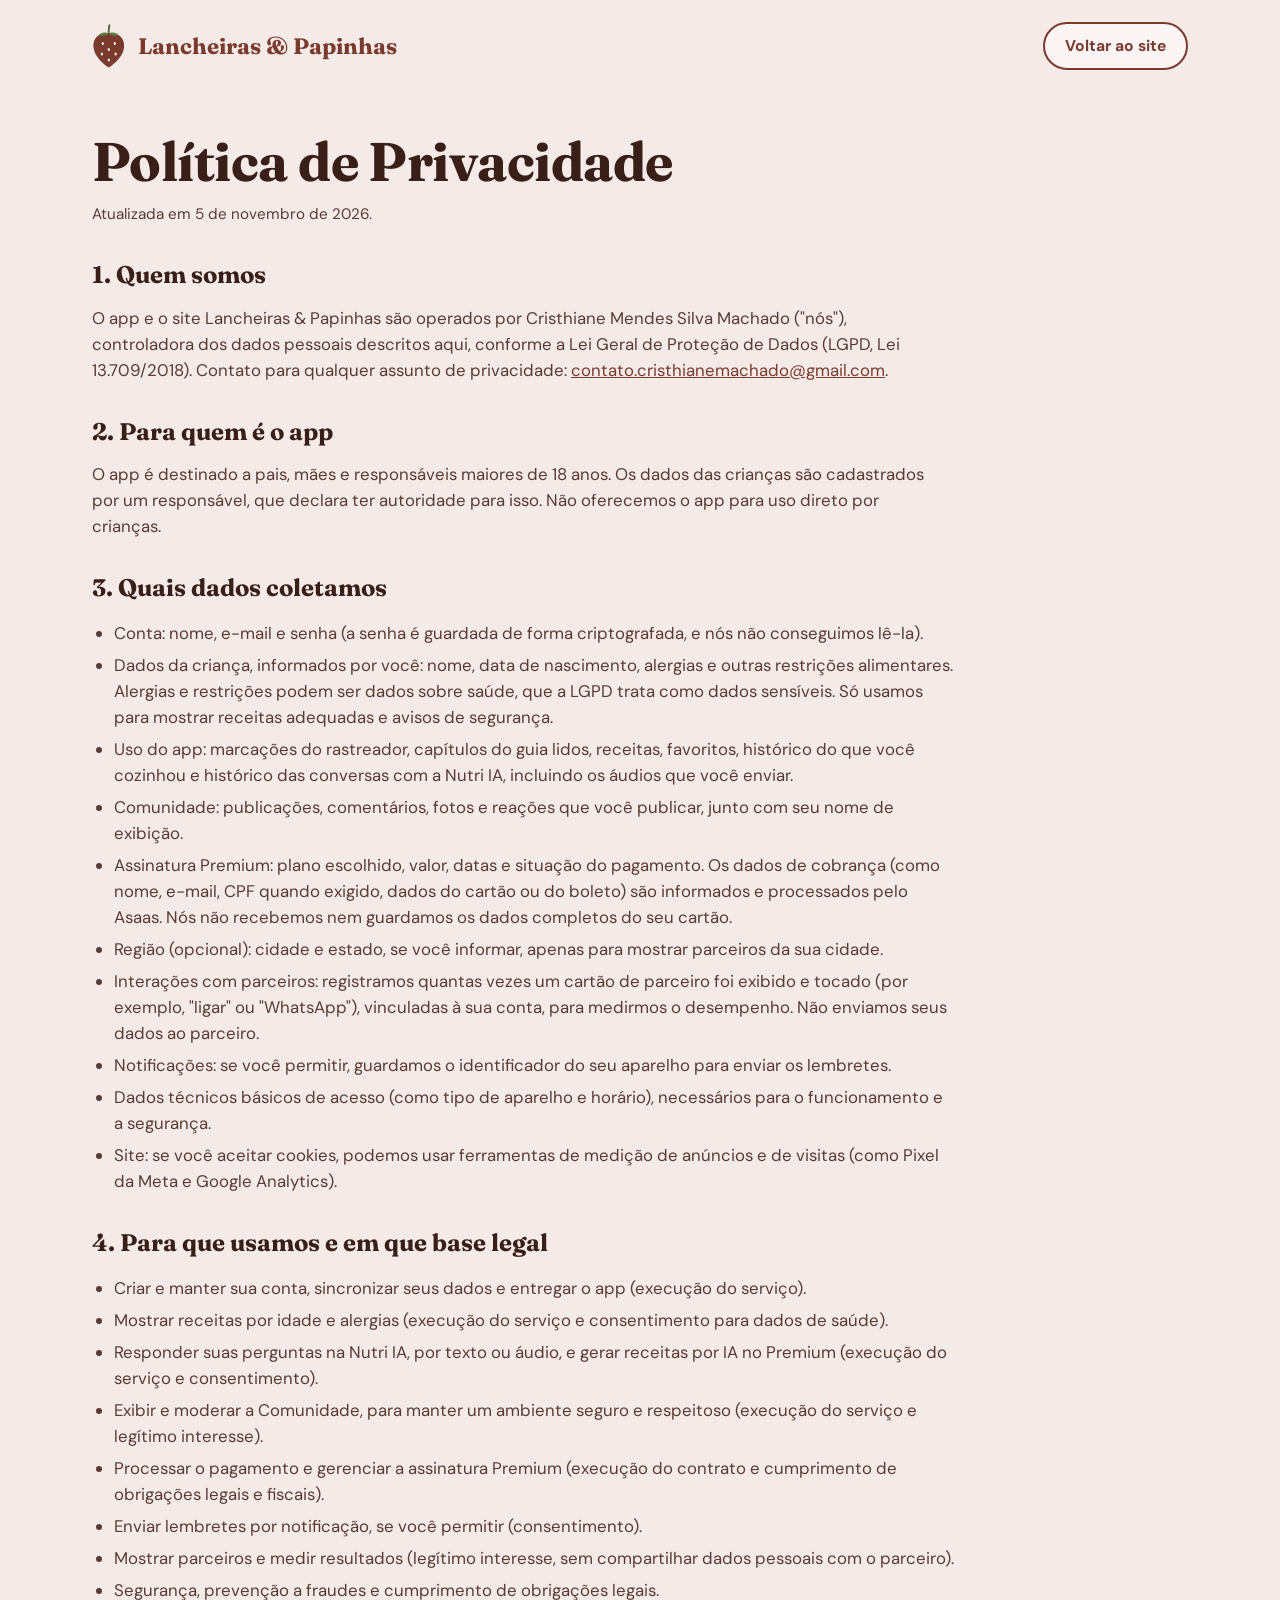
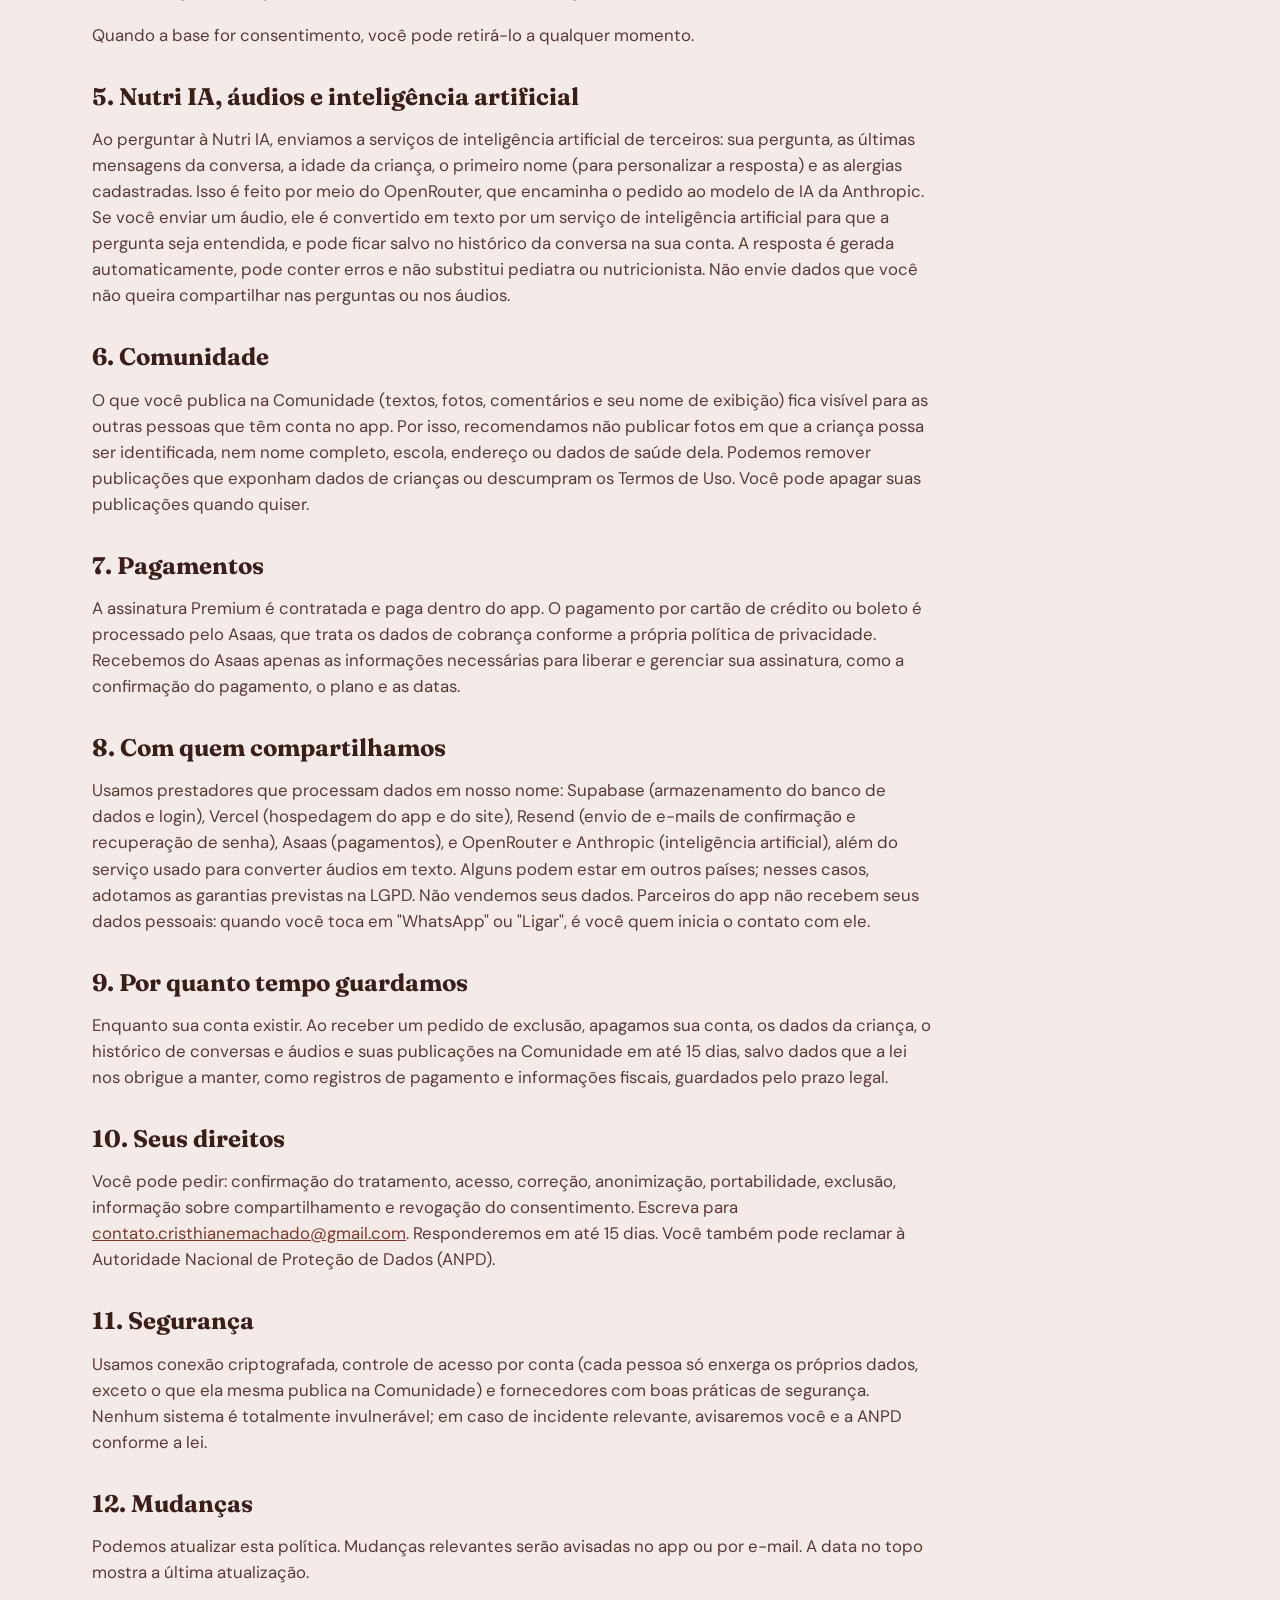
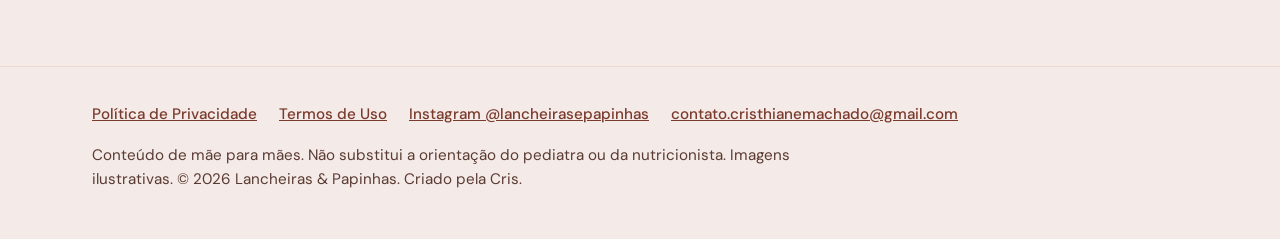
<file: privacidade.html>
<!doctype html>
<html lang="pt-BR">
<head>
<meta charset="utf-8">
<meta name="viewport" content="width=device-width, initial-scale=1">
<title>Política de Privacidade | Lancheiras &amp; Papinhas</title>
<meta name="description" content="Como o Lancheiras &amp; Papinhas trata os seus dados e os dados do seu filho, conforme a LGPD.">
<meta name="theme-color" content="#F4EAE7">
<link rel="canonical" href="https://lancheirasepapinhas.com.br/privacidade.html">
<link rel="icon" href="/favicon.svg" type="image/svg+xml">
<link rel="apple-touch-icon" href="/apple-touch-icon.png">
<link rel="preconnect" href="https://fonts.googleapis.com">
<link rel="preconnect" href="https://fonts.gstatic.com" crossorigin>
<link rel="stylesheet" href="https://fonts.googleapis.com/css2?family=Fraunces:ital,opsz,wght@0,9..144,600;0,9..144,700;1,9..144,600&family=DM+Sans:wght@400;500;700&display=swap" media="print" onload="this.media='all'">
<link rel="stylesheet" href="/styles.css">
</head>
<body>

<svg width="0" height="0" style="position:absolute" aria-hidden="true" focusable="false">
  <defs>
    <symbol id="berry" viewBox="290 220 450 600">
      <path d="M512 330 C 510 290, 514 260, 520 236" stroke="#4E6B3A" stroke-width="26" stroke-linecap="round" fill="none"/>
      <path d="M512 340 C 380 330, 296 410, 308 530 C 320 650, 430 748, 512 800 C 594 748, 704 650, 716 530 C 728 410, 644 330, 512 340 Z" fill="#7A3A2C"/>
      <path d="M512 352 C 470 320, 410 330, 372 372 C 420 380, 470 376, 512 352 Z" fill="#5C8040"/>
      <path d="M512 352 C 554 320, 614 330, 652 372 C 604 380, 554 376, 512 352 Z" fill="#5C8040"/>
      <g fill="#FFFFFF"><ellipse cx="432" cy="480" rx="14" ry="21"/><ellipse cx="592" cy="480" rx="14" ry="21"/><ellipse cx="512" cy="560" rx="14" ry="21"/><ellipse cx="420" cy="620" rx="14" ry="21"/><ellipse cx="604" cy="620" rx="14" ry="21"/><ellipse cx="512" cy="700" rx="14" ry="21"/></g>
    </symbol>
  </defs>
</svg>

<header class="site-header">
  <div class="container">
    <a class="brand" href="/" aria-label="Lancheiras &amp; Papinhas, página inicial">
      <svg aria-hidden="true"><use href="#berry"/></svg>
      <span>Lancheiras &amp; Papinhas</span>
    </a>
    <a class="btn btn-ghost btn-sm" href="/">Voltar ao site</a>
  </div>
</header>

<main class="legal">
  <div class="container">
    <h1>Política de Privacidade</h1>
    <p class="updated">Atualizada em 5 de novembro de 2026.</p>
    <h2>1. Quem somos</h2>
    <p>O app e o site Lancheiras &amp; Papinhas são operados por Cristhiane Mendes Silva Machado ("nós"), controladora dos dados pessoais descritos aqui, conforme a Lei Geral de Proteção de Dados (LGPD, Lei 13.709/2018). Contato para qualquer assunto de privacidade: <a href="mailto:contato.cristhianemachado@gmail.com">contato.cristhianemachado@gmail.com</a>.</p>
    <h2>2. Para quem é o app</h2>
    <p>O app é destinado a pais, mães e responsáveis maiores de 18 anos. Os dados das crianças são cadastrados por um responsável, que declara ter autoridade para isso. Não oferecemos o app para uso direto por crianças.</p>
    <h2>3. Quais dados coletamos</h2>
    <ul>
      <li>Conta: nome, e-mail e senha (a senha é guardada de forma criptografada, e nós não conseguimos lê-la).</li>
      <li>Dados da criança, informados por você: nome, data de nascimento, alergias e outras restrições alimentares. Alergias e restrições podem ser dados sobre saúde, que a LGPD trata como dados sensíveis. Só usamos para mostrar receitas adequadas e avisos de segurança.</li>
      <li>Uso do app: marcações do rastreador, capítulos do guia lidos, receitas, favoritos, histórico do que você cozinhou e histórico das conversas com a Nutri IA, incluindo os áudios que você enviar.</li>
      <li>Comunidade: publicações, comentários, fotos e reações que você publicar, junto com seu nome de exibição.</li>
      <li>Assinatura Premium: plano escolhido, valor, datas e situação do pagamento. Os dados de cobrança (como nome, e-mail, CPF quando exigido, dados do cartão ou do boleto) são informados e processados pelo Asaas. Nós não recebemos nem guardamos os dados completos do seu cartão.</li>
      <li>Região (opcional): cidade e estado, se você informar, apenas para mostrar parceiros da sua cidade.</li>
      <li>Interações com parceiros: registramos quantas vezes um cartão de parceiro foi exibido e tocado (por exemplo, "ligar" ou "WhatsApp"), vinculadas à sua conta, para medirmos o desempenho. Não enviamos seus dados ao parceiro.</li>
      <li>Notificações: se você permitir, guardamos o identificador do seu aparelho para enviar os lembretes.</li>
      <li>Dados técnicos básicos de acesso (como tipo de aparelho e horário), necessários para o funcionamento e a segurança.</li>
      <li>Site: se você aceitar cookies, podemos usar ferramentas de medição de anúncios e de visitas (como Pixel da Meta e Google Analytics).</li>
    </ul>
    <h2>4. Para que usamos e em que base legal</h2>
    <ul>
      <li>Criar e manter sua conta, sincronizar seus dados e entregar o app (execução do serviço).</li>
      <li>Mostrar receitas por idade e alergias (execução do serviço e consentimento para dados de saúde).</li>
      <li>Responder suas perguntas na Nutri IA, por texto ou áudio, e gerar receitas por IA no Premium (execução do serviço e consentimento).</li>
      <li>Exibir e moderar a Comunidade, para manter um ambiente seguro e respeitoso (execução do serviço e legítimo interesse).</li>
      <li>Processar o pagamento e gerenciar a assinatura Premium (execução do contrato e cumprimento de obrigações legais e fiscais).</li>
      <li>Enviar lembretes por notificação, se você permitir (consentimento).</li>
      <li>Mostrar parceiros e medir resultados (legítimo interesse, sem compartilhar dados pessoais com o parceiro).</li>
      <li>Segurança, prevenção a fraudes e cumprimento de obrigações legais.</li>
    </ul>
    <p>Quando a base for consentimento, você pode retirá-lo a qualquer momento.</p>
    <h2>5. Nutri IA, áudios e inteligência artificial</h2>
    <p>Ao perguntar à Nutri IA, enviamos a serviços de inteligência artificial de terceiros: sua pergunta, as últimas mensagens da conversa, a idade da criança, o primeiro nome (para personalizar a resposta) e as alergias cadastradas. Isso é feito por meio do OpenRouter, que encaminha o pedido ao modelo de IA da Anthropic. Se você enviar um áudio, ele é convertido em texto por um serviço de inteligência artificial para que a pergunta seja entendida, e pode ficar salvo no histórico da conversa na sua conta. A resposta é gerada automaticamente, pode conter erros e não substitui pediatra ou nutricionista. Não envie dados que você não queira compartilhar nas perguntas ou nos áudios.</p>
    <h2>6. Comunidade</h2>
    <p>O que você publica na Comunidade (textos, fotos, comentários e seu nome de exibição) fica visível para as outras pessoas que têm conta no app. Por isso, recomendamos não publicar fotos em que a criança possa ser identificada, nem nome completo, escola, endereço ou dados de saúde dela. Podemos remover publicações que exponham dados de crianças ou descumpram os Termos de Uso. Você pode apagar suas publicações quando quiser.</p>
    <h2>7. Pagamentos</h2>
    <p>A assinatura Premium é contratada e paga dentro do app. O pagamento por cartão de crédito ou boleto é processado pelo Asaas, que trata os dados de cobrança conforme a própria política de privacidade. Recebemos do Asaas apenas as informações necessárias para liberar e gerenciar sua assinatura, como a confirmação do pagamento, o plano e as datas.</p>
    <h2>8. Com quem compartilhamos</h2>
    <p>Usamos prestadores que processam dados em nosso nome: Supabase (armazenamento do banco de dados e login), Vercel (hospedagem do app e do site), Resend (envio de e-mails de confirmação e recuperação de senha), Asaas (pagamentos), e OpenRouter e Anthropic (inteligência artificial), além do serviço usado para converter áudios em texto. Alguns podem estar em outros países; nesses casos, adotamos as garantias previstas na LGPD. Não vendemos seus dados. Parceiros do app não recebem seus dados pessoais: quando você toca em "WhatsApp" ou "Ligar", é você quem inicia o contato com ele.</p>
    <h2>9. Por quanto tempo guardamos</h2>
    <p>Enquanto sua conta existir. Ao receber um pedido de exclusão, apagamos sua conta, os dados da criança, o histórico de conversas e áudios e suas publicações na Comunidade em até 15 dias, salvo dados que a lei nos obrigue a manter, como registros de pagamento e informações fiscais, guardados pelo prazo legal.</p>
    <h2>10. Seus direitos</h2>
    <p>Você pode pedir: confirmação do tratamento, acesso, correção, anonimização, portabilidade, exclusão, informação sobre compartilhamento e revogação do consentimento. Escreva para <a href="mailto:contato.cristhianemachado@gmail.com">contato.cristhianemachado@gmail.com</a>. Responderemos em até 15 dias. Você também pode reclamar à Autoridade Nacional de Proteção de Dados (ANPD).</p>
    <h2>11. Segurança</h2>
    <p>Usamos conexão criptografada, controle de acesso por conta (cada pessoa só enxerga os próprios dados, exceto o que ela mesma publica na Comunidade) e fornecedores com boas práticas de segurança. Nenhum sistema é totalmente invulnerável; em caso de incidente relevante, avisaremos você e a ANPD conforme a lei.</p>
    <h2>12. Mudanças</h2>
    <p>Podemos atualizar esta política. Mudanças relevantes serão avisadas no app ou por e-mail. A data no topo mostra a última atualização.</p>
  </div>
</main>

<footer class="site-footer">
  <div class="container">
    <div class="links">
      <a href="/privacidade.html">Política de Privacidade</a>
      <a href="/termos.html">Termos de Uso</a>
      <a href="https://instagram.com/lancheirasepapinhas" target="_blank" rel="noopener">Instagram @lancheirasepapinhas</a>
      <a href="mailto:contato.cristhianemachado@gmail.com">contato.cristhianemachado@gmail.com</a>
    </div>
    <p class="disclaimer">Conteúdo de mãe para mães. Não substitui a orientação do pediatra ou da nutricionista. Imagens ilustrativas. &copy; 2026 Lancheiras &amp; Papinhas. Criado pela Cris.</p>
  </div>
</footer>

</body>
</html>
</file>
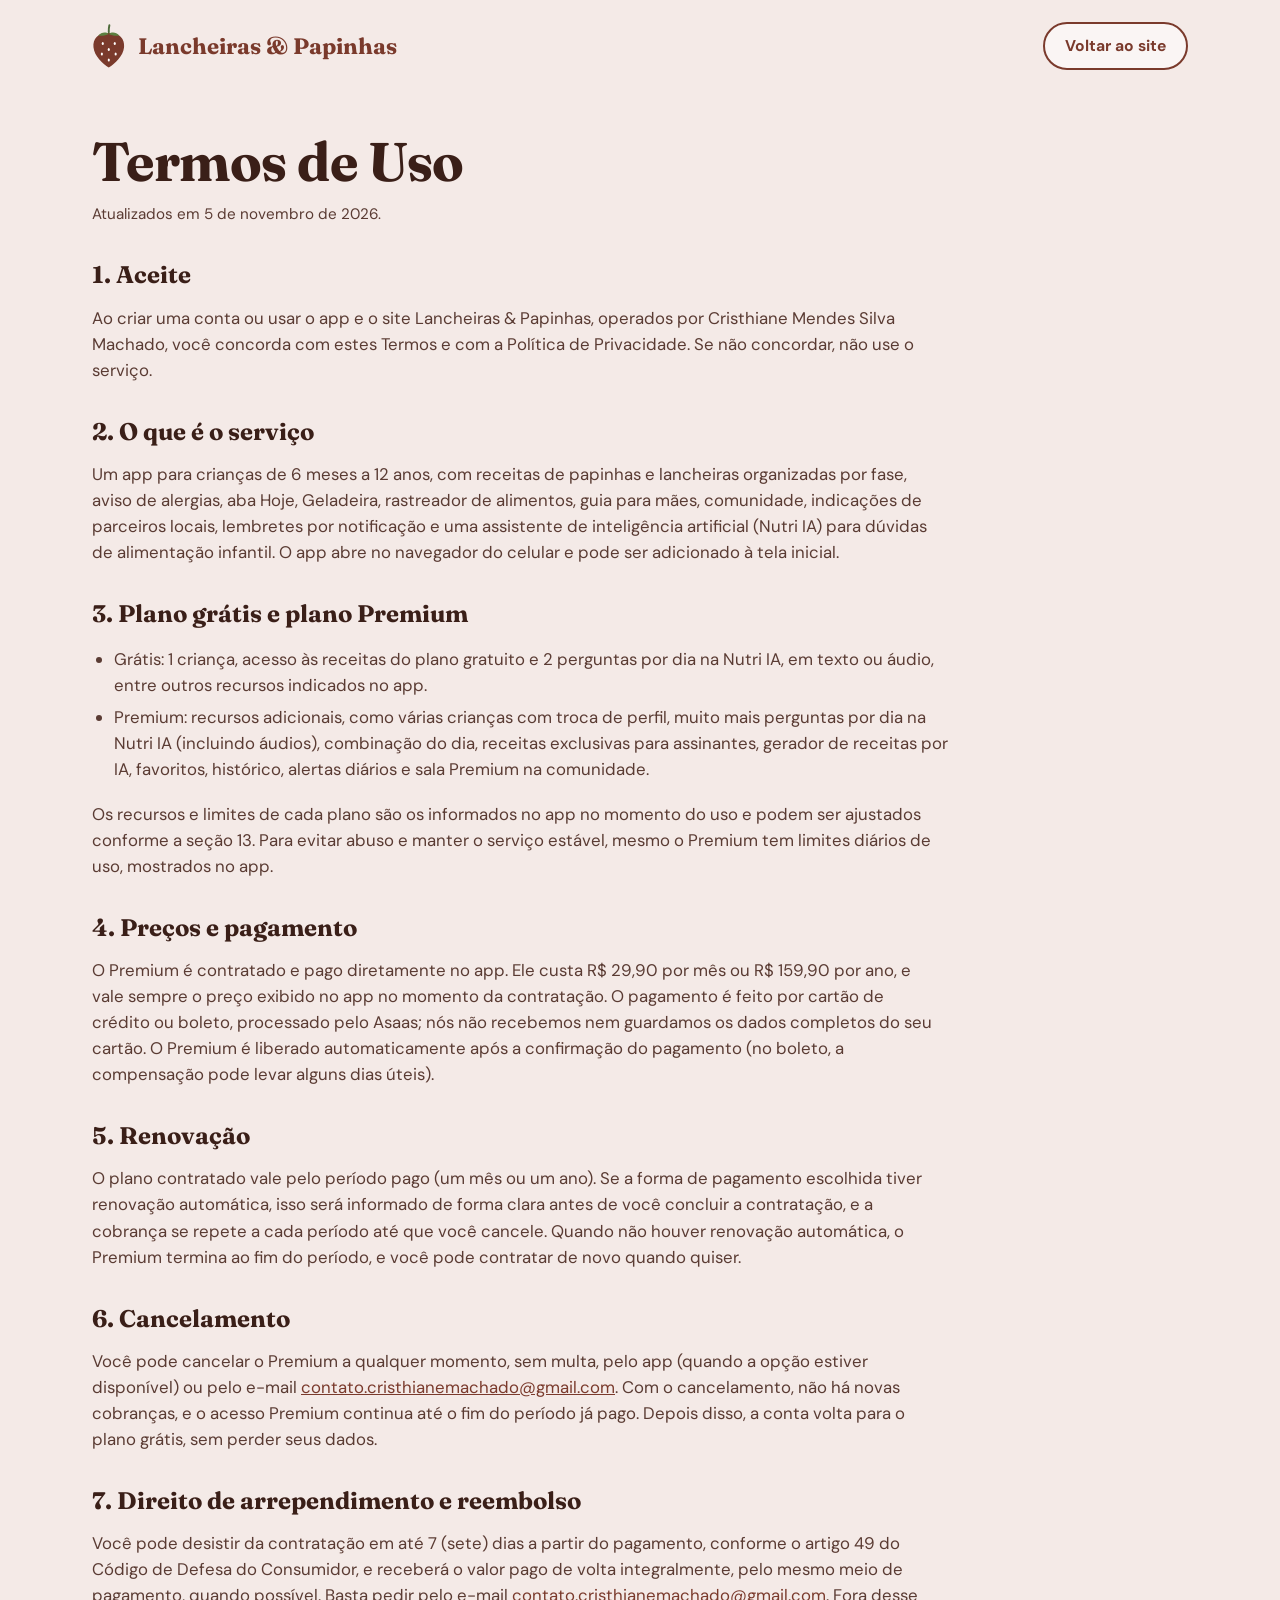
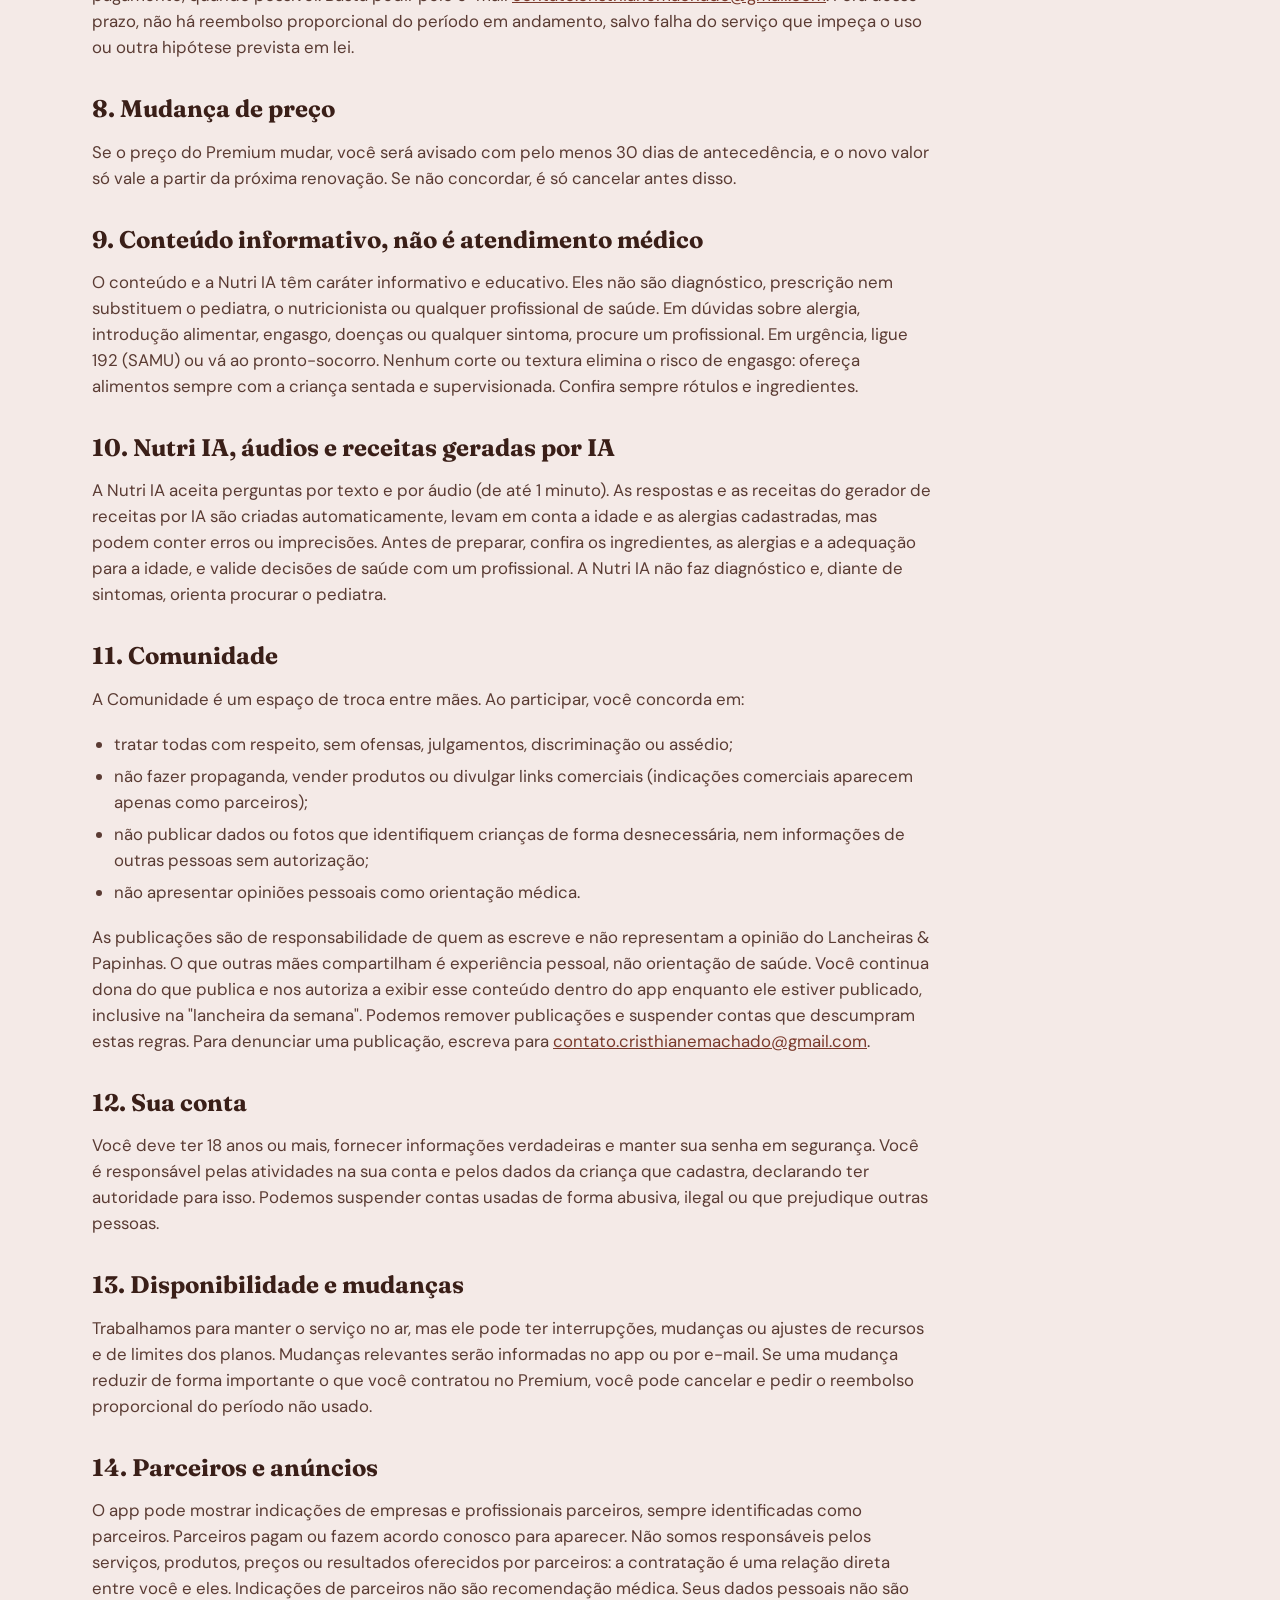
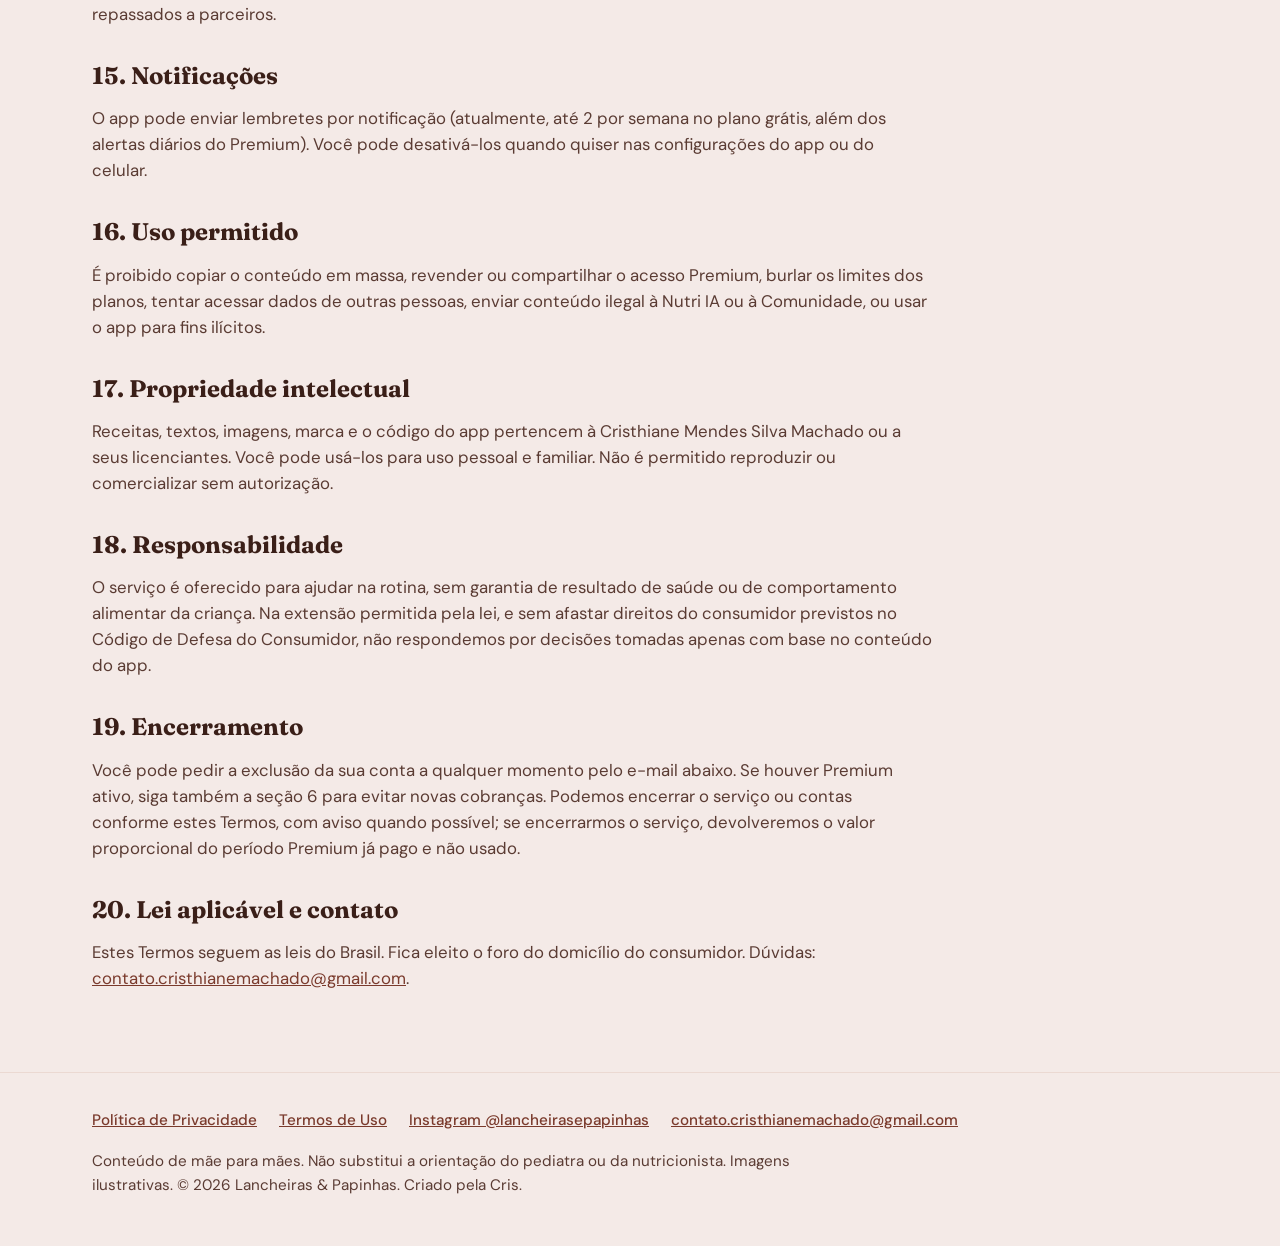
<file: termos.html>
<!doctype html>
<html lang="pt-BR">
<head>
<meta charset="utf-8">
<meta name="viewport" content="width=device-width, initial-scale=1">
<title>Termos de Uso | Lancheiras &amp; Papinhas</title>
<meta name="description" content="Regras de uso do app e do site Lancheiras &amp; Papinhas, incluindo planos, pagamento, cancelamento e comunidade.">
<meta name="theme-color" content="#F4EAE7">
<link rel="canonical" href="https://lancheirasepapinhas.com.br/termos.html">
<link rel="icon" href="/favicon.svg" type="image/svg+xml">
<link rel="apple-touch-icon" href="/apple-touch-icon.png">
<link rel="preconnect" href="https://fonts.googleapis.com">
<link rel="preconnect" href="https://fonts.gstatic.com" crossorigin>
<link rel="stylesheet" href="https://fonts.googleapis.com/css2?family=Fraunces:ital,opsz,wght@0,9..144,600;0,9..144,700;1,9..144,600&family=DM+Sans:wght@400;500;700&display=swap" media="print" onload="this.media='all'">
<link rel="stylesheet" href="/styles.css">
</head>
<body>

<svg width="0" height="0" style="position:absolute" aria-hidden="true" focusable="false">
  <defs>
    <symbol id="berry" viewBox="290 220 450 600">
      <path d="M512 330 C 510 290, 514 260, 520 236" stroke="#4E6B3A" stroke-width="26" stroke-linecap="round" fill="none"/>
      <path d="M512 340 C 380 330, 296 410, 308 530 C 320 650, 430 748, 512 800 C 594 748, 704 650, 716 530 C 728 410, 644 330, 512 340 Z" fill="#7A3A2C"/>
      <path d="M512 352 C 470 320, 410 330, 372 372 C 420 380, 470 376, 512 352 Z" fill="#5C8040"/>
      <path d="M512 352 C 554 320, 614 330, 652 372 C 604 380, 554 376, 512 352 Z" fill="#5C8040"/>
      <g fill="#FFFFFF"><ellipse cx="432" cy="480" rx="14" ry="21"/><ellipse cx="592" cy="480" rx="14" ry="21"/><ellipse cx="512" cy="560" rx="14" ry="21"/><ellipse cx="420" cy="620" rx="14" ry="21"/><ellipse cx="604" cy="620" rx="14" ry="21"/><ellipse cx="512" cy="700" rx="14" ry="21"/></g>
    </symbol>
  </defs>
</svg>

<header class="site-header">
  <div class="container">
    <a class="brand" href="/" aria-label="Lancheiras &amp; Papinhas, página inicial">
      <svg aria-hidden="true"><use href="#berry"/></svg>
      <span>Lancheiras &amp; Papinhas</span>
    </a>
    <a class="btn btn-ghost btn-sm" href="/">Voltar ao site</a>
  </div>
</header>

<main class="legal">
  <div class="container">
    <h1>Termos de Uso</h1>
    <p class="updated">Atualizados em 5 de novembro de 2026.</p>
    <h2>1. Aceite</h2>
    <p>Ao criar uma conta ou usar o app e o site Lancheiras &amp; Papinhas, operados por Cristhiane Mendes Silva Machado, você concorda com estes Termos e com a Política de Privacidade. Se não concordar, não use o serviço.</p>
    <h2>2. O que é o serviço</h2>
    <p>Um app para crianças de 6 meses a 12 anos, com receitas de papinhas e lancheiras organizadas por fase, aviso de alergias, aba Hoje, Geladeira, rastreador de alimentos, guia para mães, comunidade, indicações de parceiros locais, lembretes por notificação e uma assistente de inteligência artificial (Nutri IA) para dúvidas de alimentação infantil. O app abre no navegador do celular e pode ser adicionado à tela inicial.</p>
    <h2>3. Plano grátis e plano Premium</h2>
    <ul>
      <li>Grátis: 1 criança, acesso às receitas do plano gratuito e 2 perguntas por dia na Nutri IA, em texto ou áudio, entre outros recursos indicados no app.</li>
      <li>Premium: recursos adicionais, como várias crianças com troca de perfil, muito mais perguntas por dia na Nutri IA (incluindo áudios), combinação do dia, receitas exclusivas para assinantes, gerador de receitas por IA, favoritos, histórico, alertas diários e sala Premium na comunidade.</li>
    </ul>
    <p>Os recursos e limites de cada plano são os informados no app no momento do uso e podem ser ajustados conforme a seção 13. Para evitar abuso e manter o serviço estável, mesmo o Premium tem limites diários de uso, mostrados no app.</p>
    <h2>4. Preços e pagamento</h2>
    <p>O Premium é contratado e pago diretamente no app. Ele custa R$ 29,90 por mês ou R$ 159,90 por ano, e vale sempre o preço exibido no app no momento da contratação. O pagamento é feito por cartão de crédito ou boleto, processado pelo Asaas; nós não recebemos nem guardamos os dados completos do seu cartão. O Premium é liberado automaticamente após a confirmação do pagamento (no boleto, a compensação pode levar alguns dias úteis).</p>
    <h2>5. Renovação</h2>
    <p>O plano contratado vale pelo período pago (um mês ou um ano). Se a forma de pagamento escolhida tiver renovação automática, isso será informado de forma clara antes de você concluir a contratação, e a cobrança se repete a cada período até que você cancele. Quando não houver renovação automática, o Premium termina ao fim do período, e você pode contratar de novo quando quiser.</p>
    <h2>6. Cancelamento</h2>
    <p>Você pode cancelar o Premium a qualquer momento, sem multa, pelo app (quando a opção estiver disponível) ou pelo e-mail <a href="mailto:contato.cristhianemachado@gmail.com">contato.cristhianemachado@gmail.com</a>. Com o cancelamento, não há novas cobranças, e o acesso Premium continua até o fim do período já pago. Depois disso, a conta volta para o plano grátis, sem perder seus dados.</p>
    <h2>7. Direito de arrependimento e reembolso</h2>
    <p>Você pode desistir da contratação em até 7 (sete) dias a partir do pagamento, conforme o artigo 49 do Código de Defesa do Consumidor, e receberá o valor pago de volta integralmente, pelo mesmo meio de pagamento, quando possível. Basta pedir pelo e-mail <a href="mailto:contato.cristhianemachado@gmail.com">contato.cristhianemachado@gmail.com</a>. Fora desse prazo, não há reembolso proporcional do período em andamento, salvo falha do serviço que impeça o uso ou outra hipótese prevista em lei.</p>
    <h2>8. Mudança de preço</h2>
    <p>Se o preço do Premium mudar, você será avisado com pelo menos 30 dias de antecedência, e o novo valor só vale a partir da próxima renovação. Se não concordar, é só cancelar antes disso.</p>
    <h2>9. Conteúdo informativo, não é atendimento médico</h2>
    <p>O conteúdo e a Nutri IA têm caráter informativo e educativo. Eles não são diagnóstico, prescrição nem substituem o pediatra, o nutricionista ou qualquer profissional de saúde. Em dúvidas sobre alergia, introdução alimentar, engasgo, doenças ou qualquer sintoma, procure um profissional. Em urgência, ligue 192 (SAMU) ou vá ao pronto-socorro. Nenhum corte ou textura elimina o risco de engasgo: ofereça alimentos sempre com a criança sentada e supervisionada. Confira sempre rótulos e ingredientes.</p>
    <h2>10. Nutri IA, áudios e receitas geradas por IA</h2>
    <p>A Nutri IA aceita perguntas por texto e por áudio (de até 1 minuto). As respostas e as receitas do gerador de receitas por IA são criadas automaticamente, levam em conta a idade e as alergias cadastradas, mas podem conter erros ou imprecisões. Antes de preparar, confira os ingredientes, as alergias e a adequação para a idade, e valide decisões de saúde com um profissional. A Nutri IA não faz diagnóstico e, diante de sintomas, orienta procurar o pediatra.</p>
    <h2>11. Comunidade</h2>
    <p>A Comunidade é um espaço de troca entre mães. Ao participar, você concorda em:</p>
    <ul>
      <li>tratar todas com respeito, sem ofensas, julgamentos, discriminação ou assédio;</li>
      <li>não fazer propaganda, vender produtos ou divulgar links comerciais (indicações comerciais aparecem apenas como parceiros);</li>
      <li>não publicar dados ou fotos que identifiquem crianças de forma desnecessária, nem informações de outras pessoas sem autorização;</li>
      <li>não apresentar opiniões pessoais como orientação médica.</li>
    </ul>
    <p>As publicações são de responsabilidade de quem as escreve e não representam a opinião do Lancheiras &amp; Papinhas. O que outras mães compartilham é experiência pessoal, não orientação de saúde. Você continua dona do que publica e nos autoriza a exibir esse conteúdo dentro do app enquanto ele estiver publicado, inclusive na "lancheira da semana". Podemos remover publicações e suspender contas que descumpram estas regras. Para denunciar uma publicação, escreva para <a href="mailto:contato.cristhianemachado@gmail.com">contato.cristhianemachado@gmail.com</a>.</p>
    <h2>12. Sua conta</h2>
    <p>Você deve ter 18 anos ou mais, fornecer informações verdadeiras e manter sua senha em segurança. Você é responsável pelas atividades na sua conta e pelos dados da criança que cadastra, declarando ter autoridade para isso. Podemos suspender contas usadas de forma abusiva, ilegal ou que prejudique outras pessoas.</p>
    <h2>13. Disponibilidade e mudanças</h2>
    <p>Trabalhamos para manter o serviço no ar, mas ele pode ter interrupções, mudanças ou ajustes de recursos e de limites dos planos. Mudanças relevantes serão informadas no app ou por e-mail. Se uma mudança reduzir de forma importante o que você contratou no Premium, você pode cancelar e pedir o reembolso proporcional do período não usado.</p>
    <h2>14. Parceiros e anúncios</h2>
    <p>O app pode mostrar indicações de empresas e profissionais parceiros, sempre identificadas como parceiros. Parceiros pagam ou fazem acordo conosco para aparecer. Não somos responsáveis pelos serviços, produtos, preços ou resultados oferecidos por parceiros: a contratação é uma relação direta entre você e eles. Indicações de parceiros não são recomendação médica. Seus dados pessoais não são repassados a parceiros.</p>
    <h2>15. Notificações</h2>
    <p>O app pode enviar lembretes por notificação (atualmente, até 2 por semana no plano grátis, além dos alertas diários do Premium). Você pode desativá-los quando quiser nas configurações do app ou do celular.</p>
    <h2>16. Uso permitido</h2>
    <p>É proibido copiar o conteúdo em massa, revender ou compartilhar o acesso Premium, burlar os limites dos planos, tentar acessar dados de outras pessoas, enviar conteúdo ilegal à Nutri IA ou à Comunidade, ou usar o app para fins ilícitos.</p>
    <h2>17. Propriedade intelectual</h2>
    <p>Receitas, textos, imagens, marca e o código do app pertencem à Cristhiane Mendes Silva Machado ou a seus licenciantes. Você pode usá-los para uso pessoal e familiar. Não é permitido reproduzir ou comercializar sem autorização.</p>
    <h2>18. Responsabilidade</h2>
    <p>O serviço é oferecido para ajudar na rotina, sem garantia de resultado de saúde ou de comportamento alimentar da criança. Na extensão permitida pela lei, e sem afastar direitos do consumidor previstos no Código de Defesa do Consumidor, não respondemos por decisões tomadas apenas com base no conteúdo do app.</p>
    <h2>19. Encerramento</h2>
    <p>Você pode pedir a exclusão da sua conta a qualquer momento pelo e-mail abaixo. Se houver Premium ativo, siga também a seção 6 para evitar novas cobranças. Podemos encerrar o serviço ou contas conforme estes Termos, com aviso quando possível; se encerrarmos o serviço, devolveremos o valor proporcional do período Premium já pago e não usado.</p>
    <h2>20. Lei aplicável e contato</h2>
    <p>Estes Termos seguem as leis do Brasil. Fica eleito o foro do domicílio do consumidor. Dúvidas: <a href="mailto:contato.cristhianemachado@gmail.com">contato.cristhianemachado@gmail.com</a>.</p>
  </div>
</main>

<footer class="site-footer">
  <div class="container">
    <div class="links">
      <a href="/privacidade.html">Política de Privacidade</a>
      <a href="/termos.html">Termos de Uso</a>
      <a href="https://instagram.com/lancheirasepapinhas" target="_blank" rel="noopener">Instagram @lancheirasepapinhas</a>
      <a href="mailto:contato.cristhianemachado@gmail.com">contato.cristhianemachado@gmail.com</a>
    </div>
    <p class="disclaimer">Conteúdo de mãe para mães. Não substitui a orientação do pediatra ou da nutricionista. Imagens ilustrativas. &copy; 2026 Lancheiras &amp; Papinhas. Criado pela Cris.</p>
  </div>
</footer>

</body>
</html>
</file>
<file: styles.css>
:root{
  --cream:#F4EAE7;
  --paper:#FBF6F3;
  --berry:#7A3A2C;
  --berry-deep:#3A1F18;
  --accent:#A0412F;
  --leaf:#4E7035;
  --leaf-deep:#2F4A1E;
  --mint:#E5EBCB;
  --blush:#F3DCD4;
  --text:#3A1F18;
  --muted:#5A3B33;
  --line:#EBD9D2;
  --serif:'Fraunces','Lora',Georgia,serif;
  --sans:'DM Sans','Inter',system-ui,-apple-system,'Segoe UI',sans-serif;
  --shadow:0 18px 40px rgba(90,40,30,.16);
  --sage:#B9CBAE;
  --sage-soft:#DCE6D3;
  /* PROFUNDIDADE (compartilhado com o app) */
  --sombra-1:0 2px 6px rgba(90,40,30,.08);
  --sombra-2:0 10px 24px rgba(90,40,30,.12);
  --sombra-3:0 22px 48px rgba(90,40,30,.18);
  --brilho:inset 0 1px 0 rgba(255,255,255,.7);
  --raio-s:12px;--raio-m:20px;--raio-g:28px;--raio-pilula:999px;
  --mola:cubic-bezier(.34,1.56,.64,1);--suave:cubic-bezier(.22,1,.36,1);
}
*{box-sizing:border-box}
html{scroll-behavior:smooth}
body{margin:0;background:var(--cream);color:var(--text);font-family:var(--sans);font-size:18px;line-height:1.55;-webkit-font-smoothing:antialiased;overflow-x:hidden}
img,svg,video{max-width:100%}
img{height:auto;display:block}
a{color:var(--berry)}
a:focus-visible,summary:focus-visible,.btn:focus-visible{outline:3px solid var(--leaf);outline-offset:3px;border-radius:12px}
.container{width:100%;max-width:1160px;margin:0 auto;padding:0 20px}
.skip{position:absolute;left:-999px;top:8px;background:var(--berry);color:#fff;padding:10px 16px;border-radius:10px;z-index:30}
.skip:focus{left:12px}

/* header */
.site-header{padding:16px 0;position:relative;z-index:5}
.site-header .container{display:flex;align-items:center;justify-content:space-between;gap:16px}
.brand{display:flex;align-items:center;gap:12px;text-decoration:none;color:var(--berry);font-family:var(--serif);font-weight:700;font-size:1.2rem;line-height:1.1}
.brand svg{width:30px;height:40px;flex:none}
.nav{display:none;gap:28px}
.nav a{color:var(--muted);text-decoration:none;font-weight:500;font-size:1rem}
.nav a:hover{color:var(--berry);text-decoration:underline}

/* buttons */
.btn{display:inline-flex;align-items:center;justify-content:center;gap:10px;min-height:52px;padding:14px 28px;border-radius:999px;font-weight:700;font-size:1.05rem;text-decoration:none;border:2px solid transparent;cursor:pointer;transition:transform .18s ease,box-shadow .18s ease,background .18s ease;text-align:center}
.btn:hover{transform:translateY(-2px)}
.btn-primary{background:var(--berry);color:#fff;box-shadow:0 10px 24px rgba(122,58,44,.28)}
.btn-primary:hover{background:#6a3023;box-shadow:0 14px 30px rgba(122,58,44,.34)}
.btn-ghost{background:rgba(255,255,255,.55);color:var(--berry);border-color:var(--berry)}
.btn-ghost:hover{background:#fff}
.btn-light{background:var(--cream);color:var(--berry)}
.btn-light:hover{background:#fff}
.btn-sm{min-height:44px;padding:10px 20px;font-size:.98rem;white-space:nowrap;box-shadow:none}
.btn-lg{min-height:58px;padding:16px 32px;font-size:1.12rem}
.btn-ico{width:22px;height:22px;fill:none;stroke:currentColor;stroke-width:1.8}

/* hero */
.hero{position:relative;padding:8px 0 40px;overflow:hidden}
.hero::before{content:"";position:absolute;inset:auto -30% -10% auto;width:900px;height:900px;border-radius:50%;background:radial-gradient(circle,#F7D9C6 0%,rgba(244,234,231,0) 65%);pointer-events:none}
.hero-grid{position:relative;display:grid;gap:36px;align-items:center}
.badge{display:inline-flex;align-items:center;gap:10px;padding:8px 18px;border-radius:999px;background:var(--leaf);color:#fff;font-weight:700;font-size:.82rem;letter-spacing:.14em;text-transform:uppercase}
.pulse{width:9px;height:9px;border-radius:50%;background:#DDE8BD;box-shadow:0 0 0 0 rgba(221,232,189,.8);animation:pulse 2s ease-out infinite}
@keyframes pulse{0%{box-shadow:0 0 0 0 rgba(221,232,189,.8)}70%,100%{box-shadow:0 0 0 10px rgba(221,232,189,0)}}
h1,h2,h3{font-family:var(--serif);color:var(--berry-deep);margin:0}
h1{font-size:clamp(2.2rem,8.4vw,3.7rem);line-height:1.04;font-weight:700;margin-top:18px;letter-spacing:-.01em}
h1 em{display:block;font-style:italic;font-weight:600;color:var(--accent)}
.lead{font-size:clamp(1.12rem,3.6vw,1.4rem);color:var(--muted);margin:20px 0 0;max-width:34ch}
.cta-row{display:flex;flex-wrap:wrap;gap:14px;margin-top:28px}
.cta-row.center{justify-content:center}
.note{margin:14px 0 0;font-size:.95rem;color:var(--muted)}

.hero-art{position:relative;--px:0;--py:0;--sy:0;perspective:1100px}
.hero-media{position:relative;border-radius:32px;overflow:hidden;box-shadow:var(--shadow);aspect-ratio:1680/944;background:#F6C9A9;transform:translate3d(calc(var(--px)*-8px),calc(var(--py)*-8px),0) rotateY(calc(var(--px)*5deg)) rotateX(calc(var(--py)*-4deg));transition:transform .2s ease-out}
.hero-img{position:absolute;inset:0;width:100%;height:100%;object-fit:cover}
.burst{position:absolute;left:68%;top:62%;width:0;height:0;pointer-events:none;--k:18;--ks:-.12;transform:translate3d(calc(var(--px)*var(--k)*1px),calc((var(--py)*var(--k) + var(--sy)*var(--ks))*1px),0);transition:transform .2s ease-out}
/* 3 camadas: longe (pequena, lenta), meio, perto (grande, rápida) */
.burst.far{--k:8;--ks:-.05;opacity:.9}
.burst.far .ing{width:58px;height:58px;left:-29px;top:-29px}
.burst.near{--k:34;--ks:-.22;z-index:3}
.burst.near .ing{filter:drop-shadow(0 14px 14px rgba(90,40,30,.28))}
.ing{position:absolute;left:-40px;top:-40px;width:80px;height:80px;transform:translate(var(--x),var(--y)) rotate(var(--r));filter:drop-shadow(0 8px 10px rgba(90,40,30,.22))}
.ing.sm{width:54px;height:54px;left:-27px;top:-27px}
.ing img{width:100%;height:100%}
.motion .ing{animation:burst 1s cubic-bezier(.2,1.4,.4,1) var(--d) both}
.motion .ing img{animation:float 3.6s ease-in-out calc(var(--d) + 1s) infinite alternate}
@keyframes burst{from{transform:translate(0,0) rotate(0) scale(.1);opacity:0}to{transform:translate(var(--x),var(--y)) rotate(var(--r)) scale(1);opacity:1}}
@keyframes float{from{transform:translateY(0) rotate(0)}to{transform:translateY(calc(-10px*var(--z))) rotate(calc(8deg*var(--z)))}}

/* sections + ondas */
.sec{position:relative;padding:72px 0 64px;background:var(--bg)}
.sec-creme{--bg:var(--cream)}
.sec-papel{--bg:var(--paper)}
.sec-rosa{--bg:var(--blush)}
.sec-verde{--bg:var(--mint)}
.sec-escura{--bg:var(--berry);color:#F7ECE8}
.wave{position:absolute;left:0;top:-38px;width:100%;height:40px;display:block}
.wave path{fill:var(--bg)}
.eyebrow{font-size:.85rem;font-weight:700;letter-spacing:.14em;text-transform:uppercase;color:var(--leaf-deep);margin:0}
h2{font-size:clamp(2rem,6.4vw,3.2rem);line-height:1.06;font-weight:700;margin-top:10px}
.section-lead{font-size:1.15rem;color:var(--muted);max-width:52ch;margin:16px 0 0}

/* emocional */
.emo h2{max-width:20ch}
.emo-grid{display:grid;gap:28px;margin-top:36px}
.photo{margin:0;background:#fff;padding:12px 12px 16px;border-radius:30px;box-shadow:var(--shadow)}
.photo img{width:100%;border-radius:22px;aspect-ratio:4/3;object-fit:cover}
.photo figcaption{font-family:var(--serif);font-style:italic;font-weight:600;font-size:1.2rem;color:var(--berry-deep);padding:14px 8px 0;line-height:1.3}
.tilt-l{transform:rotate(-2deg)}
.tilt-r{transform:rotate(2deg)}
.img-note{font-size:.85rem;color:var(--muted);text-align:right;margin:14px 0 0}

/* dor */
.questions{display:grid;gap:14px;margin-top:32px}
.q{background:#fff;border:1px solid var(--line);border-radius:24px;padding:22px 24px;font-family:var(--serif);font-weight:600;font-size:1.3rem;line-height:1.25;color:var(--berry-deep);box-shadow:0 6px 16px rgba(90,40,30,.06)}
.q::before{content:"“";color:var(--accent);margin-right:2px}
.q::after{content:"”";color:var(--accent);margin-left:2px}
.pull{margin-top:28px;font-size:1.2rem;color:var(--muted);max-width:52ch}
.pull strong{color:var(--berry)}

/* cards */
.cards{display:grid;gap:16px;margin-top:36px}
.card{background:#fff;border:1px solid var(--line);border-radius:28px;padding:26px;transition:transform .2s ease,box-shadow .2s ease}
.card:hover{transform:translateY(-6px);box-shadow:var(--shadow)}
.ico{position:relative;width:72px;height:72px;border-radius:50%;display:flex;align-items:center;justify-content:center;margin-bottom:18px}
.ico svg{width:36px;height:36px}
.ico .emoji{position:absolute;right:-10px;bottom:-6px;font-size:1.6rem;line-height:1}
.ico.b{background:var(--blush);color:var(--berry)}
.ico.g{background:var(--mint);color:var(--leaf-deep)}
.card h3{font-size:1.45rem;line-height:1.15}
.card p{margin:8px 0 0;color:var(--muted);font-size:1.02rem}


/* o que o app ja faz */
.tag{display:inline-block;margin-left:8px;padding:3px 12px;border-radius:999px;background:var(--leaf);color:#fff;font-family:var(--sans);font-size:.78rem;font-weight:700;letter-spacing:.08em;text-transform:uppercase;vertical-align:middle}
.feats{list-style:none;margin:32px 0 0;padding:0;display:grid;gap:12px}
.feat{display:flex;gap:16px;align-items:flex-start;background:#fff;border:1px solid var(--line);border-radius:24px;padding:18px 20px;transition:transform .2s ease,box-shadow .2s ease}
.feat:hover{transform:translateY(-4px);box-shadow:var(--shadow)}
.fi{flex:none;width:52px;height:52px;border-radius:50%;display:flex;align-items:center;justify-content:center;font-size:1.55rem;line-height:1}
.fi.b{background:var(--blush)}
.fi.g{background:var(--mint)}
.feat h3{font-size:1.2rem;line-height:1.2}
.feat p{margin:6px 0 0;color:var(--muted);font-size:.98rem;line-height:1.5}
.safety{display:flex;gap:16px;align-items:flex-start;margin-top:20px;background:var(--mint);border-radius:24px;padding:22px 20px}
.safety h3{font-size:1.25rem}
.safety ul{margin:8px 0 0;padding-left:20px;display:grid;gap:4px;color:var(--berry-deep)}
.roadmap{display:grid;gap:16px;margin-top:36px}
.rm{border-radius:28px;padding:26px;background:#fff;border:2px dashed #C9B4AC}
.rm.now{background:var(--leaf-deep);border:2px solid var(--leaf-deep);color:#fff}
.rm.now h3,.rm.now p{color:#fff}
.rm .when{font-size:.82rem;font-weight:700;letter-spacing:.14em;text-transform:uppercase;color:var(--leaf-deep);margin:0 0 6px}
.rm.now .when{color:#DDE8BD}
.rm h3{font-size:1.45rem}
.rm p{margin:8px 0 0;color:var(--muted)}
.rm ul{margin:10px 0 0;padding-left:20px;display:grid;gap:6px;color:var(--berry-deep)}
.link-arrow{display:inline-flex;align-items:center;gap:8px;margin-top:16px;font-weight:700;color:var(--berry);text-decoration:none;min-height:44px}
.link-arrow svg{width:20px;height:20px;fill:none;stroke:currentColor;stroke-width:2;stroke-linecap:round;stroke-linejoin:round;transition:transform .2s}
.link-arrow:hover svg{transform:translateX(4px)}
.btn-ico{fill:none;stroke:currentColor;stroke-width:2;stroke-linecap:round;stroke-linejoin:round}

/* como funciona */
.flow{list-style:none;margin:24px 0 0;padding:0;display:grid;gap:10px}
.flow li{display:flex;gap:14px;align-items:center;background:rgba(255,255,255,.7);border-radius:18px;padding:12px 16px;font-size:1.05rem;color:var(--berry-deep)}
.flow li span{flex:none;width:34px;height:34px;border-radius:50%;background:var(--leaf-deep);color:#fff;font-family:var(--serif);font-weight:700;display:flex;align-items:center;justify-content:center}

/* planos / quem criou */
.plan .btn{margin-top:22px}
.plan .link-arrow{margin-top:14px}
.follow{margin:16px 0 0}
.follow a{display:inline-flex;align-items:center;gap:8px;font-weight:600;color:var(--berry);min-height:44px}
.follow .btn-ico{width:20px;height:20px}

/* aviso de cookies (só aparece com IDs de medição configurados) */
.cookie{position:fixed;left:12px;right:12px;bottom:12px;z-index:25;background:#fff;border:1px solid var(--line);border-radius:20px;box-shadow:var(--shadow);padding:14px 16px;display:flex;flex-wrap:wrap;gap:10px 16px;align-items:center;justify-content:space-between;max-width:760px;margin:0 auto}
.cookie[hidden]{display:none}
.cookie p{margin:0;font-size:.92rem;color:var(--berry-deep);flex:1 1 260px}
.cookie-btns{display:flex;gap:8px}

/* telefone */
.demo-grid{display:grid;gap:40px;align-items:center}

/* phone */
.phone{width:min(330px,86vw);margin:0 auto;border:10px solid #2B1D1A;border-radius:54px;background:var(--paper);padding:22px 16px;display:flex;flex-direction:column;gap:12px;box-shadow:0 30px 60px rgba(90,40,30,.25)}
.ph-head{display:flex;align-items:center;gap:8px;font-family:var(--serif);font-weight:700;font-size:.95rem;color:var(--berry);padding:2px 4px}
.ph-head svg{width:18px;height:24px}
.ph-title{font-family:var(--serif);font-weight:600;font-size:1.3rem;line-height:1.15;padding:0 4px;color:var(--berry-deep)}
.ph-chips{display:flex;gap:6px;flex-wrap:wrap}
.ph-chips span{padding:4px 10px;border-radius:999px;background:var(--blush);color:#5A2A20;font-size:.82rem;font-weight:500}
.ph-carousel{height:248px;overflow:hidden;border-radius:18px}
.ph-track{display:flex;flex-direction:column;gap:8px}
.motion .ph-track{animation:carousel 10s cubic-bezier(.6,0,.3,1) infinite}
@keyframes carousel{0%,18%{transform:translateY(0)}25%,43%{transform:translateY(-62px)}50%,68%{transform:translateY(-124px)}75%,93%{transform:translateY(-186px)}100%{transform:translateY(-248px)}}
.rcp{height:54px;display:flex;align-items:center;gap:12px;padding:8px 12px;border-radius:16px;font-size:.92rem;line-height:1.2;color:var(--berry-deep)}
.rcp.b{background:var(--blush)}
.rcp.g{background:var(--mint)}
.rcp .re{font-size:1.5rem}
.rcp small{display:block;color:var(--muted);font-size:.78rem}
.ph-btn{background:var(--berry);color:#fff;border-radius:16px;padding:12px;text-align:center;font-weight:700;font-size:.95rem}

/* idades */
.ages{display:grid;gap:18px;margin-top:32px}
.age{border-radius:30px;overflow:hidden;display:grid;grid-template-columns:120px 1fr;align-items:stretch}
.age img{width:100%;height:100%;object-fit:cover;min-height:160px}
.age-txt{padding:22px}
.age.b{background:var(--blush)}
.age.g{background:var(--mint)}
.age h3{font-size:1.6rem}
.age p{margin:8px 0 0;color:var(--berry-deep)}

/* escura */
.sec-escura .eyebrow{color:#DDE8BD}
.sec-escura h2,.sec-escura h3{color:#fff}
.sec-escura .section-lead{color:#F1DDD6}
.steps{list-style:none;counter-reset:step;margin:36px 0 0;padding:0;display:grid;gap:16px}
.steps li{counter-increment:step;background:rgba(255,255,255,.08);border:1px solid rgba(255,255,255,.18);border-radius:28px;padding:24px 24px 24px 84px;position:relative}
.steps li::before{content:counter(step);position:absolute;left:22px;top:22px;width:46px;height:46px;border-radius:50%;background:var(--cream);color:var(--berry);font-family:var(--serif);font-weight:700;font-size:1.4rem;display:flex;align-items:center;justify-content:center}
.steps h3{font-size:1.3rem}
.steps p{margin:6px 0 0;color:#F1DDD6;font-size:1.02rem}

/* prova social */
.quotes{display:grid;gap:16px;margin-top:32px}
.quote{position:relative;margin:0;background:#fff;border-radius:28px;padding:30px 24px 22px;box-shadow:0 6px 16px rgba(90,40,30,.06)}
.quote p{margin:0;font-family:var(--serif);font-size:1.15rem;line-height:1.35;color:var(--berry-deep)}
.quote footer{margin-top:14px;font-size:.92rem;color:var(--muted);font-weight:500}
.sample{position:absolute;top:-12px;left:20px;background:var(--cream);border:1px dashed var(--accent);color:var(--accent);font-size:.75rem;font-weight:700;letter-spacing:.1em;text-transform:uppercase;padding:2px 10px;border-radius:999px}

/* sobre */
.about{display:grid;gap:28px;align-items:center}
.about-mark{width:140px;height:140px;border-radius:50%;background:radial-gradient(circle,#E8EBC4,#EDEFD0);display:flex;align-items:center;justify-content:center}
.about-mark svg{width:60px;height:80px}
.about p{margin:14px 0 0;font-size:1.12rem;color:var(--muted);max-width:56ch}
.about .eyebrow{margin:0}

/* planos */
.plans{display:grid;gap:16px;margin-top:36px}
.plan{border-radius:32px;padding:30px;background:#fff;border:2px solid var(--line)}
.plan.now{background:var(--berry);border-color:var(--berry);color:#fff}
.plan.now h3,.plan.now li{color:#fff}
.plan h3{font-size:1.7rem}
.plan .when{font-size:.85rem;font-weight:700;letter-spacing:.14em;text-transform:uppercase;color:var(--leaf);margin:0 0 6px}
.plan.now .when{color:#DDE8BD}
.plan ul{margin:16px 0 0;padding-left:22px;display:grid;gap:8px}

/* aviso saude + faq */
.health{background:#fff;border-left:6px solid var(--leaf);border-radius:20px;padding:20px 22px;margin-bottom:44px;font-size:1.05rem;color:var(--berry-deep);box-shadow:0 6px 16px rgba(90,40,30,.06)}
.faq{margin-top:32px;display:grid;gap:12px;max-width:820px}
details{background:#fff;border:1px solid var(--line);border-radius:22px;padding:0 24px}
summary{cursor:pointer;list-style:none;padding:20px 0;font-weight:700;font-size:1.1rem;display:flex;justify-content:space-between;gap:16px;align-items:center;color:var(--berry-deep)}
summary::-webkit-details-marker{display:none}
summary::after{content:"+";font-family:var(--serif);font-size:1.7rem;line-height:1;color:var(--berry);flex:none}
details[open] summary::after{content:"–"}
details p{margin:0 0 20px;color:var(--muted);font-size:1.02rem}

/* final */
.final{padding:24px 0 80px;background:var(--cream)}
.final-box{position:relative;background:var(--berry);color:#fff;border-radius:40px;padding:76px 28px 72px;text-align:center;overflow:hidden}
.final-box h2{color:#fff;position:relative}
.final-box p{position:relative;margin:14px auto 0;max-width:46ch;color:#F4EAE7;font-size:1.15rem}
.final-box .btn{position:relative;margin-top:26px}
.final-ing{position:absolute;z-index:1;width:44px;height:44px;pointer-events:none;filter:drop-shadow(0 6px 8px rgba(0,0,0,.18))}
.final-ing.a{left:16px;top:14px;transform:rotate(-18deg)}
.final-ing.b{right:16px;top:14px;transform:rotate(14deg)}
.final-ing.c{right:18px;bottom:16px;transform:rotate(-30deg)}
.final-ing.d{left:18px;bottom:18px;transform:rotate(10deg)}
.final-ing.e{left:64px;top:22px;width:32px;height:32px;transform:rotate(-40deg)}

.site-footer{padding:36px 0 110px;border-top:1px solid var(--line);font-size:.95rem;color:var(--muted)}
.site-footer .container{display:grid;gap:18px}
.site-footer .links{display:flex;flex-wrap:wrap;gap:8px 22px}
.site-footer a{color:var(--berry);font-weight:500}
.disclaimer{max-width:70ch;margin:0}

/* barra fixa (celular) */
.sticky-cta{position:fixed;left:0;right:0;bottom:0;z-index:20;padding:10px 16px calc(10px + env(safe-area-inset-bottom));background:rgba(244,234,231,.94);backdrop-filter:blur(8px);-webkit-backdrop-filter:blur(8px);border-top:1px solid var(--line);transform:translateY(110%);transition:transform .3s ease}
.sticky-cta.show{transform:none}
.sticky-cta .btn{width:100%}

/* entradas */
.motion .reveal{opacity:0;transform:translateY(16px);transition:opacity .6s ease,transform .6s ease}
.motion .tilt-l.reveal{transform:translateY(16px) rotate(-2deg)}
.motion .tilt-r.reveal{transform:translateY(16px) rotate(2deg)}
.motion .reveal.in{opacity:1;transform:none}
.motion .tilt-l.reveal.in{transform:rotate(-2deg)}
.motion .tilt-r.reveal.in{transform:rotate(2deg)}

/* paginas legais (privacidade) */
.legal{padding:24px 0 64px}
.legal h1{font-size:clamp(2.2rem,7vw,3.4rem)}
.legal h2{font-size:1.5rem;margin-top:36px}
.legal p,.legal li{color:var(--muted);font-size:1.05rem;max-width:70ch}
.legal ul{padding-left:22px;display:grid;gap:6px}
.legal .updated{margin-top:12px;font-size:.95rem}
body > footer:not(.site-footer){padding:36px 0 48px;border-top:1px solid var(--line);font-size:.95rem;color:var(--muted)}
body > footer .container{display:grid;gap:18px}
body > footer .links{display:flex;flex-wrap:wrap;gap:8px 22px}
body > footer a{color:var(--berry);font-weight:500}

@media (max-width:759px){
  .brand{font-size:1.02rem;gap:8px}
  .brand svg{width:24px;height:32px}
  .site-header .btn-sm{padding:10px 14px;font-size:.9rem}
  .badge{font-size:.72rem;letter-spacing:.08em;padding:7px 14px}
  .burst{left:62%;top:60%;transform:scale(.55)}
  .hero-copy{text-align:left}
}
@media (min-width:760px){
  body{font-size:19px}
  .container{padding:0 32px}
  .site-header{padding:22px 0}
  .brand{font-size:1.4rem}
  .brand svg{width:34px;height:45px}
  .hero{padding:24px 0 96px}
  .sec{padding:110px 0 96px}
  .wave{top:-58px;height:60px}
  .emo-grid{grid-template-columns:1fr 1fr;gap:40px}
  .questions{grid-template-columns:repeat(3,1fr)}
  .cards{grid-template-columns:repeat(2,1fr)}
  .ages{grid-template-columns:repeat(2,1fr)}
  .age{grid-template-columns:1fr}
  .age img{height:260px}
  .steps{grid-template-columns:repeat(2,1fr)}
  .quotes{grid-template-columns:repeat(3,1fr)}
  .about{grid-template-columns:auto 1fr;gap:48px}
  .about-mark{width:200px;height:200px}
  .about-mark svg{width:84px;height:112px}
  .plans{grid-template-columns:repeat(2,1fr)}
  .roadmap{grid-template-columns:1fr 1fr}
  .final-box{padding:72px 48px}
  .final-ing{width:64px;height:64px}
  .final-ing.a{left:32px;top:28px}
  .final-ing.b{right:36px;top:30px}
  .final-ing.c{right:40px;bottom:30px}
  .final-ing.d{left:40px;bottom:32px}
  .final-ing.e{left:104px;top:40px;width:40px;height:40px}
  .final-box h2{max-width:20ch;margin-left:auto;margin-right:auto}
  .site-footer{padding-bottom:48px}
  .site-footer .container{grid-template-columns:1fr auto;align-items:start}
  .site-footer .disclaimer{grid-column:1/-1}
  .sticky-cta{display:none}
}
@media (min-width:1000px){
  .nav{display:flex}
  .hero-grid{grid-template-columns:1fr 1fr;gap:56px}
  .hero-media{aspect-ratio:4/3.3}
  .hero-img{object-position:62% 50%}
  .burst{left:66%;top:60%}
  .cards{grid-template-columns:repeat(4,1fr)}
  .demo-grid{grid-template-columns:1.2fr .8fr;gap:64px}
  .feats{grid-template-columns:repeat(2,1fr)}
  .feat:last-child:nth-child(odd){grid-column:1/-1}
}

/* ===== chat / Nutri IA ===== */
.hero-chat{position:absolute;left:-14px;bottom:-26px;display:flex;flex-direction:column;gap:8px;max-width:270px;z-index:2}
.bubble{position:relative;padding:10px 14px;border-radius:18px;font-size:.95rem;line-height:1.4;box-shadow:0 6px 16px rgba(90,40,30,.12);max-width:88%}
.bubble.me{align-self:flex-end;background:var(--berry);color:#fff;border-bottom-right-radius:6px}
.bubble.ai{align-self:flex-start;background:#fff;color:var(--berry-deep);border-bottom-left-radius:6px}
.bubble.ai::before{content:"Nutri IA";display:block;font-size:.72rem;font-weight:700;letter-spacing:.06em;text-transform:uppercase;color:var(--leaf-deep);margin-bottom:2px}
.bubble.audio{display:flex;flex-wrap:wrap;align-items:center;gap:8px}
.bubble .ico{width:18px;height:18px;fill:#fff;flex:none}
.vwave{display:inline-flex;align-items:center;gap:3px;height:20px}
.vwave i{display:block;width:3px;border-radius:2px;background:rgba(255,255,255,.85);height:40%}
.vwave i:nth-child(2n){height:80%}.vwave i:nth-child(3n){height:55%}.vwave i:nth-child(5n){height:100%}
.motion .vwave i{animation:wv 1.2s ease-in-out infinite alternate}
.vwave i:nth-child(2){animation-delay:.1s}.vwave i:nth-child(3){animation-delay:.2s}.vwave i:nth-child(4){animation-delay:.3s}.vwave i:nth-child(5){animation-delay:.4s}.vwave i:nth-child(6){animation-delay:.5s}.vwave i:nth-child(7){animation-delay:.6s}.vwave i:nth-child(8){animation-delay:.7s}
@keyframes wv{to{transform:scaleY(.45)}}
.bubble small{font-size:.75rem;opacity:.85}
.transcript{flex-basis:100%;font-size:.88rem;opacity:.92;font-style:italic}
.scenes{display:grid;gap:16px;margin-top:32px}
.scene{margin:0;background:var(--paper);border-radius:28px;padding:18px 16px 20px;border:1px solid #D3DEC9}
.tagline{display:inline-block;background:var(--leaf-deep);color:#fff;font-weight:700;font-size:.82rem;letter-spacing:.04em;padding:5px 12px;border-radius:999px}
.chat{display:flex;flex-direction:column;gap:10px;margin-top:14px}
.chat .time{align-self:center;font-size:.8rem;color:var(--muted);background:#fff;border-radius:999px;padding:3px 10px}
.nutri-points{list-style:none;margin:28px 0 0;padding:0;display:grid;gap:12px}
.nutri-points li{display:flex;gap:14px;align-items:flex-start;background:rgba(255,255,255,.75);border-radius:22px;padding:16px 18px}
.nutri-points h3{font-size:1.15rem}
.nutri-points p{margin:4px 0 0;color:var(--muted);font-size:.98rem}

/* ===== receitas por fase ===== */
.phases{display:grid;gap:18px;margin-top:32px}
.phase-group{background:#fff;border-radius:30px;overflow:hidden;box-shadow:0 8px 20px rgba(90,40,30,.08)}
.phase-group img{width:100%;aspect-ratio:16/9;object-fit:cover}
.phase-body{padding:22px}
.phase-body h3{font-size:1.6rem}
.phase-body p{margin:10px 0 0;color:var(--muted)}
.chips-lg{list-style:none;margin:12px 0 0;padding:0;display:flex;flex-wrap:wrap;gap:8px}
.chips-lg li{background:var(--blush);color:var(--berry-deep);font-weight:700;font-size:.92rem;padding:6px 14px;border-radius:999px}
.phase-group.g .chips-lg li{background:var(--sage-soft);color:var(--leaf-deep)}
.recipe-note{margin:22px 0 0;background:rgba(255,255,255,.7);border-radius:18px;padding:14px 18px;color:var(--berry-deep);font-weight:500;text-align:center}

/* ===== precos ===== */
.pricing{display:grid;gap:18px;margin-top:36px;align-items:start}
.price-card{position:relative;background:#fff;border:2px solid var(--line);border-radius:32px;padding:28px 24px}
.price-card .when{font-size:.82rem;font-weight:700;letter-spacing:.14em;text-transform:uppercase;color:var(--leaf-deep);margin:0 0 6px}
.price-card h3{font-size:1.5rem}
.price{margin:12px 0 0;font-family:var(--serif);font-size:2.2rem;color:var(--berry-deep)}
.price-card.premium{background:var(--berry);border-color:var(--berry);color:#fff}
.price-card.premium h3,.price-card.premium .when{color:#fff}
.ribbon{position:absolute;top:-14px;right:22px;background:#F7D774;color:#3A1F18;font-weight:700;font-size:.8rem;padding:6px 14px;border-radius:999px;box-shadow:0 6px 14px rgba(0,0,0,.12)}
.price-options{display:grid;grid-template-columns:1.25fr 1fr;gap:10px;margin-top:16px}
.opt{border-radius:20px;padding:14px;background:rgba(255,255,255,.12);border:1px solid rgba(255,255,255,.25);display:flex;flex-direction:column;gap:2px}
.opt.best{background:#fff;color:var(--berry-deep);border-color:#fff}
.opt-name{font-size:.8rem;font-weight:700;letter-spacing:.1em;text-transform:uppercase;opacity:.85}
.opt strong{font-family:var(--serif);font-size:1.55rem;line-height:1.1}
.opt strong small{font-family:var(--sans);font-size:.85rem;font-weight:500}
.opt-note{font-size:.85rem;font-weight:700;color:var(--leaf-deep)}
.checks{list-style:none;margin:18px 0 0;padding:0;display:grid;gap:9px}
.checks li{position:relative;padding-left:28px}
.checks li::before{content:"";position:absolute;left:0;top:3px;width:18px;height:18px;border-radius:50%;background:var(--sage-soft) url("data:image/svg+xml,%3Csvg xmlns='http://www.w3.org/2000/svg' viewBox='0 0 24 24' fill='none' stroke='%232F4A1E' stroke-width='3' stroke-linecap='round' stroke-linejoin='round'%3E%3Cpath d='M5 12.5l4.5 4.5L19 7.5'/%3E%3C/svg%3E") center/12px no-repeat}
.price-card .btn{margin-top:22px}
.pay-note{margin:12px 0 0;font-size:.9rem;color:#F4E3DD}

/* ===== final ===== */
.install{position:relative;margin:30px auto 0;max-width:640px;background:rgba(255,255,255,.1);border-radius:24px;padding:18px 20px;text-align:left}
.install h3{color:#fff;font-size:1.2rem}
.install-grid{display:grid;gap:8px;margin-top:8px}
.install p{margin:0;color:#F4EAE7;font-size:1rem;max-width:none}

@media (max-width:759px){
  .hero-chat{left:8px;right:8px;bottom:-30px;max-width:none}
  .hero-art{margin-bottom:34px}
}
@media (min-width:760px){
  .scenes{grid-template-columns:repeat(3,1fr)}
  .nutri-points{grid-template-columns:repeat(2,1fr)}
  .phases{grid-template-columns:1fr 1fr}
  .pricing{grid-template-columns:1fr 1.2fr}
  .install-grid{grid-template-columns:1fr 1fr;gap:20px}
}
@media (min-width:1000px){
  .nutri-points{grid-template-columns:repeat(3,1fr)}
}

/* === REDESIGN etapa 8: profundidade e movimento === */
.motion .scene .bubble,.motion .scene .time{opacity:0;transform:translateY(12px) scale(.96)}
.motion .scene.in .bubble,.motion .scene.in .time{animation:pop .55s var(--mola) forwards}
.motion .scene.in .chat>:nth-child(2){animation-delay:.35s}
.motion .scene.in .chat>:nth-child(3){animation-delay:.7s}
@keyframes pop{to{opacity:1;transform:none}}
.bubble.audio::before{content:"";position:absolute;left:11px;top:8px;width:24px;height:24px;border-radius:50%;border:2px solid rgba(255,255,255,.75);opacity:0;pointer-events:none}
.motion .bubble.audio::before{animation:ring 1.8s ease-out infinite}
@keyframes ring{from{transform:scale(.6);opacity:.9}to{transform:scale(1.9);opacity:0}}
[data-tilt]{transform-style:preserve-3d;transition:transform .35s var(--suave),box-shadow .35s var(--suave)}
[data-tilt].tilting{transition:transform .08s linear,box-shadow .35s var(--suave);box-shadow:var(--sombra-3)}
@media (hover:none){[data-tilt]:active{transform:translateY(2px)}}
.price-card{box-shadow:var(--sombra-2)}
.price-card.premium{box-shadow:var(--sombra-3)}
.sticker{position:absolute;top:-22px;right:22px;width:64px;height:64px;filter:drop-shadow(0 10px 10px rgba(90,40,30,.22));transform:rotate(10deg)}
.price-card.premium .sticker{transform:rotate(-8deg);top:auto;bottom:-22px;right:28px}
.motion .sticker{animation:float 3.8s ease-in-out infinite alternate;--z:.6}
.fi.k3 img{width:34px;height:34px;filter:drop-shadow(0 4px 4px rgba(90,40,30,.18))}
.faq-title{display:flex;align-items:center;gap:14px;flex-wrap:wrap}
.faq-k{display:inline-flex;align-items:flex-end;gap:2px}
.faq-k img{filter:drop-shadow(0 6px 6px rgba(90,40,30,.18))}
details{box-shadow:var(--sombra-1);transition:box-shadow .25s var(--suave),border-color .25s}
details:hover{box-shadow:var(--sombra-2)}
details[open]{border-color:var(--sage);box-shadow:var(--sombra-2)}
summary::after{transition:transform .25s var(--mola)}
details[open] summary::after{transform:rotate(180deg)}
@media (max-width:759px){.sticker{width:52px;height:52px;top:-18px}}

@media (prefers-reduced-motion:reduce){
  [data-tilt]{transform:none!important}
  .scene .bubble,.scene .time{opacity:1!important;transform:none!important}
  html{scroll-behavior:auto}
  *,*::before,*::after{animation:none!important;transition:none!important}
  .btn:hover,.card:hover{transform:none}
  .hero-media,.burst{transform:none!important}
}
</file>
